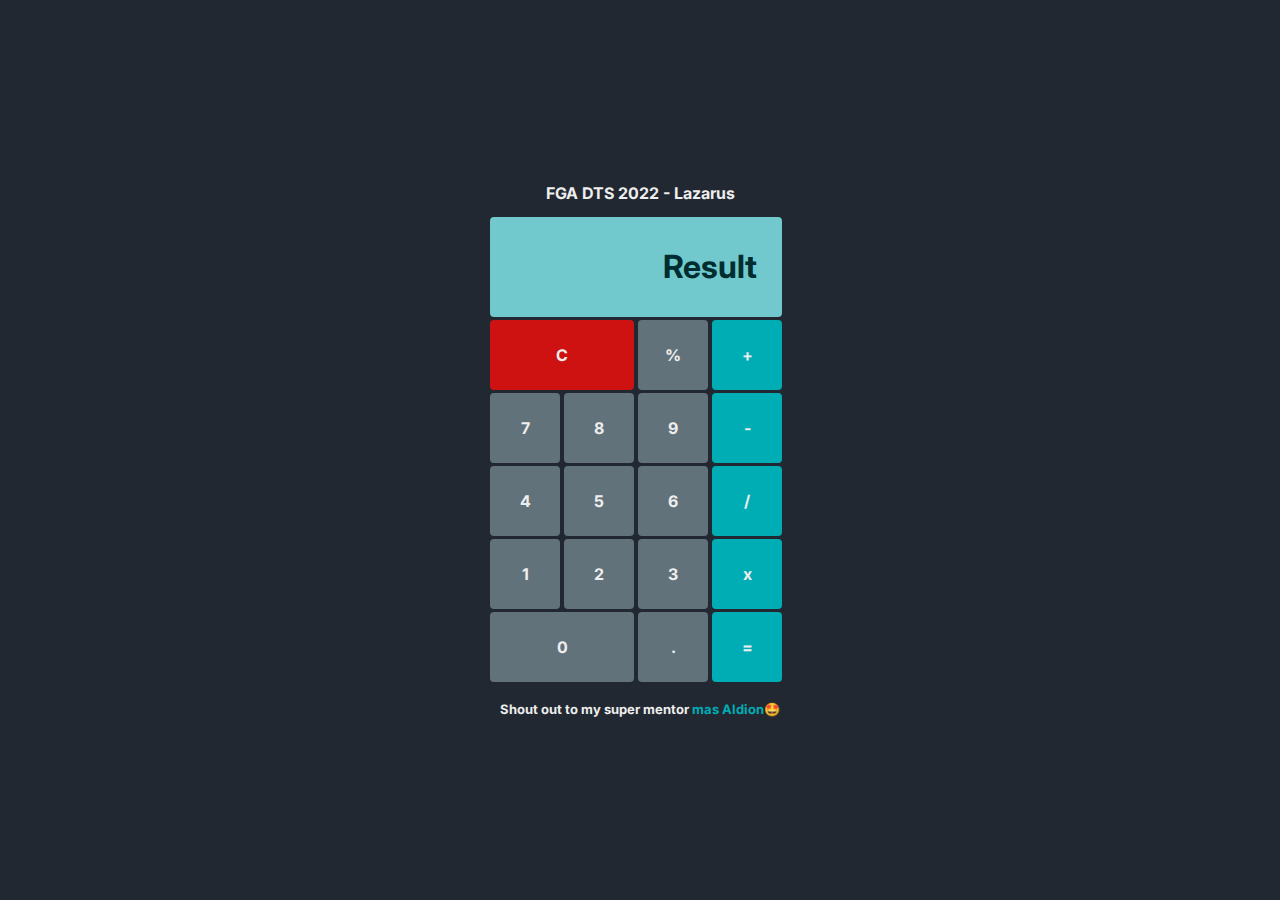
<file: Calculator/index.html>
<!DOCTYPE html>
<html lang="en">
<head>
  <meta charset="UTF-8">
  <meta http-equiv="X-UA-Compatible" content="IE=edge">
  <meta name="viewport" content="width=device-width, initial-scale=1.0">
  <title>Calculator</title>
  <link rel="stylesheet" href="stylesheet.css">
  <link href="https://fonts.googleapis.com/css2?family=Inter:wght@300&display=swap" rel="stylesheet">
</head>
<body>
  <div class="wrapper">
    <div class="container">
      <div class="judul">FGA DTS 2022 - Lazarus</div>
      <div class="baris-pertama">
        <input type="text" name="hasil" class="hasil" id="hasil" value="" placeholder="Result" readonly>
      </div>
      <div class="baris-kedua">
        <input type="button" value="C" onclick="hapusLayar()" id="hapus">
        <input type="button" value="%" onclick="hasil.value = eval(hasil.value/100)" id="persen">
        <input type="button" value="+" onclick="tampilLayar('+')" id="tambah">
      </div>
      <div class="baris-ketiga">
        <input type="button" value="7" onclick="tampilLayar(7)" id="tujuh">
        <input type="button" value="8" onclick="tampilLayar(8)" id="delapan">
        <input type="button" value="9" onclick="tampilLayar(9)" id="sembilan">
        <input type="button" value="-" onclick="tampilLayar('-')" id="kurang">
      </div>
      <div class="baris-keempat">
        <input type="button" value="4" onclick="tampilLayar(4)" id="empat">
        <input type="button" value="5" onclick="tampilLayar(5)" id="lima">
        <input type="button" value="6" onclick="tampilLayar(6)" id="enam">
        <input type="button" value="/" onclick="tampilLayar('/')" id="bagi">
      </div>
      <div class="baris-kelima">
        <input type="button" value="1" onclick="tampilLayar(1)" id="satu">
        <input type="button" value="2" onclick="tampilLayar(2)" id="dua">
        <input type="button" value="3" onclick="tampilLayar(3)" id="tiga">
        <input type="button" value="x" onclick="tampilLayar('*')"  id="kali">
      </div>
      <div class="baris-keenam">
        <input type="button" value="0" onclick="tampilLayar(0)" id="nol">
        <input type="button" value="." class="koma" onclick="tampilLayar('.')" id="koma">
        <input type="button" value="=" onclick="hasil.value = eval(hasil.value||null)" id="sama-dengan">
      </div>
      <div class="mentor">
        <a href="https://github.com/aldamr01">Shout out to my super mentor<span> mas Aldion</span>🤩</a>
      </div>
    </div>
  </div>

  <script src="script.js"></script>
</body>
</html>
</file>
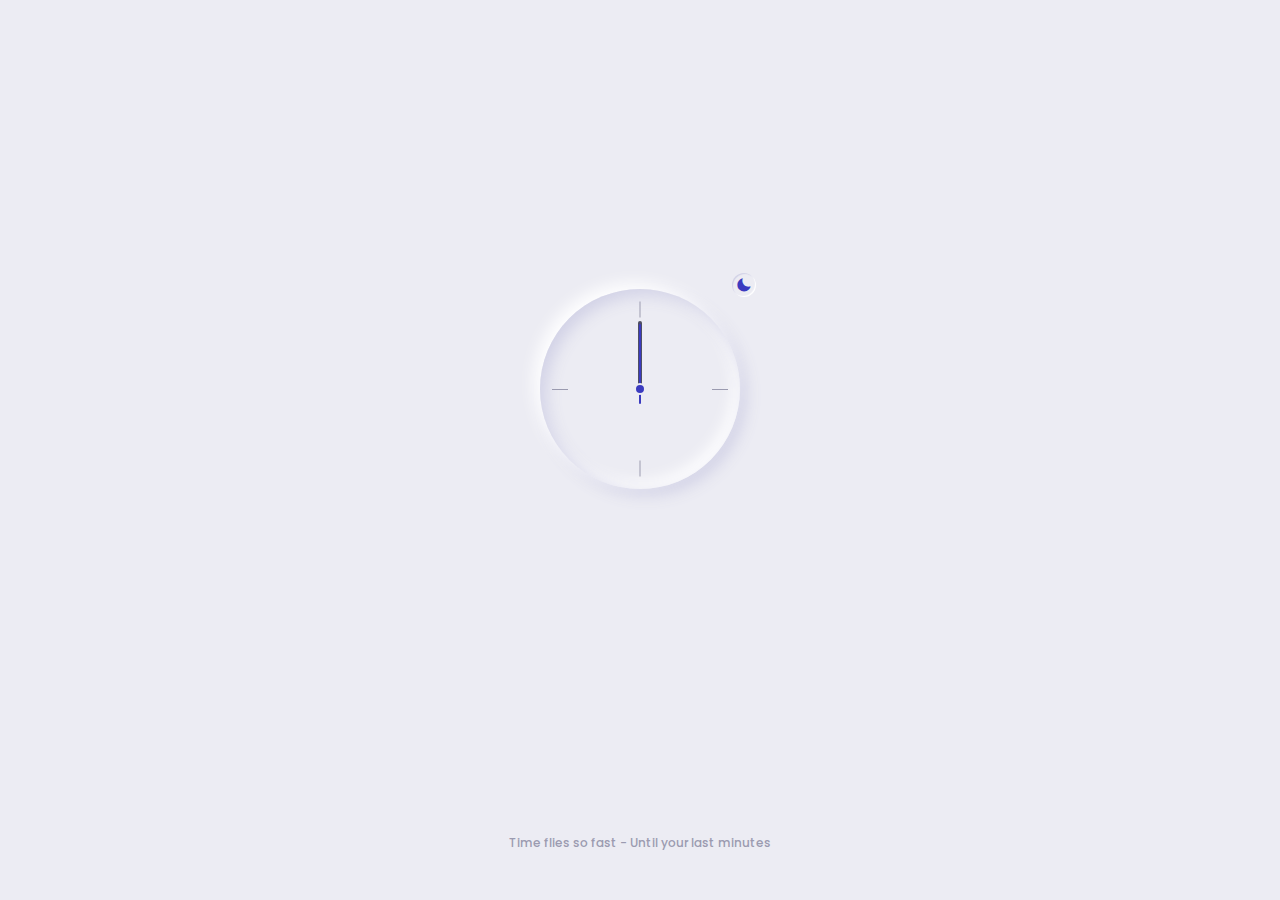
<file: LastMinutes/index.html>
<!DOCTYPE html>
    <html lang="en">
    <head>
        <meta charset="UTF-8">
        <meta name="viewport" content="width=device-width, initial-scale=1.0">
        <link rel="stylesheet" href="https://cdn.jsdelivr.net/npm/boxicons@latest/css/boxicons.min.css">
        <link rel="stylesheet" href="./assets/styles.css">
        <title>Last Minutes!</title>
    </head>
    <body>
        <section class="clock container">
            <div class="clock__container grid">
                <div class="clock__content grid">
                    <div class="clock__circle">
                        <span class="clock__twelve"></span>
                        <span class="clock__three"></span>
                        <span class="clock__six"></span>
                        <span class="clock__nine"></span>
                        <div class="clock__rounder"></div>
                        <div class="clock__hour" id="clock-hour"></div>
                        <div class="clock__minutes" id="clock-minutes"></div>
                        <div class="clock__seconds" id="clock-seconds"></div>
                        <div class="clock__theme">
                            <i class='bx bxs-moon' id="theme-button"></i>
                        </div>
                    </div>
                    <div>
                        <div class="clock__text">
                            <div class="clock__text-hour" id="text-hour"></div>
                            <div class="clock__text-minutes" id="text-minutes"></div>
                            <div class="clock__text-ampm" id="text-ampm"></div>
                        </div>
                        <div class="clock__date">
                            <span id="date-day"></span>
                            <span id="date-month"></span>
                            <span id="date-year"></span>
                        </div>
                    </div>
                </div>
                <a href="https://www.github.com/lazminutes/" target="_blank" class="clock__logo">Time flies so fast - Until your last minutes</a>
            </div>
        </section>
        <script src="assets/main.js"></script>
    </body>
</html>
</file>
<file: Calculator/stylesheet.css>
* {
  box-sizing: border-box;
  padding: 0;
  margin: 0;
  font-family: "Inter", sans-serif;
  font-weight: bold;
}

::placeholder {
  color: #002d30;
}

.wrapper {
  height: 100vh;
  width: 100%;
  display: flex;
  justify-content: center;
  flex-direction: column;
  align-items: center;
  background-color: #222831;
  transition: 0.8s all;
}

.container {
  width: 300px;
}

.hasil {
  width: 59.1%;
}

input {
  padding: 25px;
  color: #EEEEEE;
  font-size: 1em;
  cursor: pointer;
  width: 70px;
  background-color: #62727b;
  border: none;
  outline: none;
  border-radius: 4px;
}


.baris-pertama,
.baris-kedua,
.baris-ketiga,
.baris-keempat,
.baris-kelima,
.baris-keenam {
  margin-bottom: 3px;
}

input[type="text"] {
  background-color: #71C9CE;
  width: 292px;
  height: 100px;
  text-align: end;
  font-size: xx-large;
}

input[type="button"]:hover {
  background-color: #393E46;
  color: #EEEEEE;
}

#hapus {
  color: #EEEEEE;
  background-color: #CE1212;
}

#hapus,
#nol {
  width: 144px;
}

#tambah,
#kurang,
#bagi,
#kali,
#sama-dengan {
  color: #EEEEEE;
  background-color: #00ADB5;
}

#hapus:hover,
#tambah:hover,
#kurang:hover,
#bagi:hover,
#kali:hover,
#sama-dengan:hover {
  color: #EEEEEE;
  background-color: #37474f;
}

a {
  text-decoration: none;
  color: #EEEEEE;
  font-size: small;
}

.mentor {
  margin-top: 1em;
  text-align: center;
}

a:hover {
  color: #00ADB5;
}

.mentor span {
    color: #00ADB5;
}

.judul {
    margin-bottom: 14px;
    text-align: center;
    color: #EEE;
}
</file>
<file: LastMinutes/assets/styles.css>
@import url("https://fonts.googleapis.com/css2?family=Poppins:wght@400;500&display=swap");

.clock__theme {
  position: absolute;
  top: -1rem;
  right: -1rem;
  display: flex;
  padding: .25rem;
  border-radius: 50%;
  box-shadow: inset -1px -1px 1px hsla(240, 0%, 100%, 1),
              inset 1px 1px 1px hsla(240, 30%, 86%, 1);
  color: hsl(240, 53%, 49%);
  cursor: pointer;
  transition: .4s;
}

.dark-theme .clock__circle {
  box-shadow: 6px 6px 16px hsla(240, 8%, 12%, 1),
              -6px -6px 16px hsla(240, 8%, 20%, 1),
              inset -6px -6px 16px hsla(240, 8%, 20%, 1),
              inset 6px 6px 12px hsla(240, 8%, 12%, 1);
}

.dark-theme .clock__theme {
  box-shadow: inset -1px -1px 1px hsla(240, 8%, 20%, 1),
              inset 1px 1px 1px hsla(240, 8%, 12%, 1);
}

* {
  box-sizing: border-box;
  padding: 0;
  margin: 0;
}

body {
  margin: 0;
  font-family: 'Poppins', sans-serif;
  background-color: hsl(240, 24%, 94%);
  color: hsl(240, 12%, 35%);
  transition: .4s;
}

a {
  text-decoration: none;
}

.container {
  max-width: 968px;
  margin-left: 1rem;
  margin-right: 1rem;
}

.grid {
  display: grid;
}

.clock__container {
  height: 100vh;
  grid-template-rows: 1fr max-content;
}

.clock__circle {
  position: relative;
  width: 200px;
  height: 200px;
  box-shadow: -6px -6px 16px #FFF,
              6px 6px 16px hsla(240, 30%, 86%, 1),
              inset 6px 6px 16px hsla(240, 30%, 86%, 1),
              inset -6px -6px 16px #FFF;
  border-radius: 50%;
  justify-self: center;
  display: flex;
  justify-content: center;
  align-items: center;
  transition: .4s;
}

.clock__content {
  align-self: center;
  row-gap: 3.5rem;
}

.clock__twelve,
.clock__three,
.clock__six,
.clock__nine {
  position: absolute;
  width: 1rem;
  height: 1px;
  background-color: hsl(240, 12%, 65%);
}

.clock__twelve,
.clock__six {
  transform: translateX(-50%) rotate(90deg);
}

.clock__twelve {
  top: 1.25rem;
  left: 50%;
}

.clock__three {
  top: 50%;
  right: .75rem;
}

.clock__six {
  bottom: 1.25rem;
  left: 50%;
}

.clock__nine {
  left: .75rem;
  top: 50%;
}

.clock__rounder {
  width: .75rem;
  height: .75rem;
  background-color: hsl(240, 53%, 49%);
  border-radius: 50%;
  border: 2px solid hsl(240, 24%, 94%);
  z-index: 10;
}

.clock__hour,
.clock__minutes,
.clock__seconds {
  position: absolute;
  display: flex;
  justify-content: center;
}

.clock__hour {
  width: 105px;
  height: 105px;
}

.clock__hour::before {
  content: '';
  position: absolute;
  background-color: hsl(240, 12%, 35%);
  width: .25rem;
  height: 3rem;
  border-radius: .75rem;
  z-index: 1;
}

.clock__minutes {
  width: 136px;
  height: 136px;
}

.clock__minutes::before {
  content: '';
  position: absolute;
  background-color: hsl(240, 12%, 35%);
  width: .25rem;
  height: 4rem;
  border-radius: .75rem;
  z-index: 1;
}

.clock__seconds {
  width: 130px;
  height: 130px;
}

.clock__seconds::before {
  content: '';
  position: absolute;
  background-color: hsl(240, 53%, 49%);
  width: .125rem;
  height: 5rem;
  border-radius: .75rem;
  z-index: 1;
}

.clock__logo {
  width: max-content;
  justify-self: center;
  margin-bottom: 2.5rem;
  font-size: .75rem;
  font-weight: 500;
  color: hsl(240, 12%, 65%);
  transition: .3s;
}

.clock__logo:hover {
  color: hsl(240, 53%, 49%);
}

.clock__text {
  display: flex;
  justify-content: center;
}

.clock__text-hour,
.clock__text-minutes {
  font-size: 3rem;
  font-weight: 500;
  color: hsl(240, 53%, 15%);
}

.clock__text-ampm {
  font-size: .625rem;
  color: hsl(240, 53%, 15%);
  font-weight: 500;
  margin-left: .25rem;
}

.clock__date {
  text-align: center;
  font-size: .813rem;
  font-weight: 500;
}

@media screen and (min-width: 968px) {
  .container {
    margin-left: auto;
    margin-right: auto;
  }
  .clock__logo {
    margin-bottom: 3rem;
  }
}
</file>
